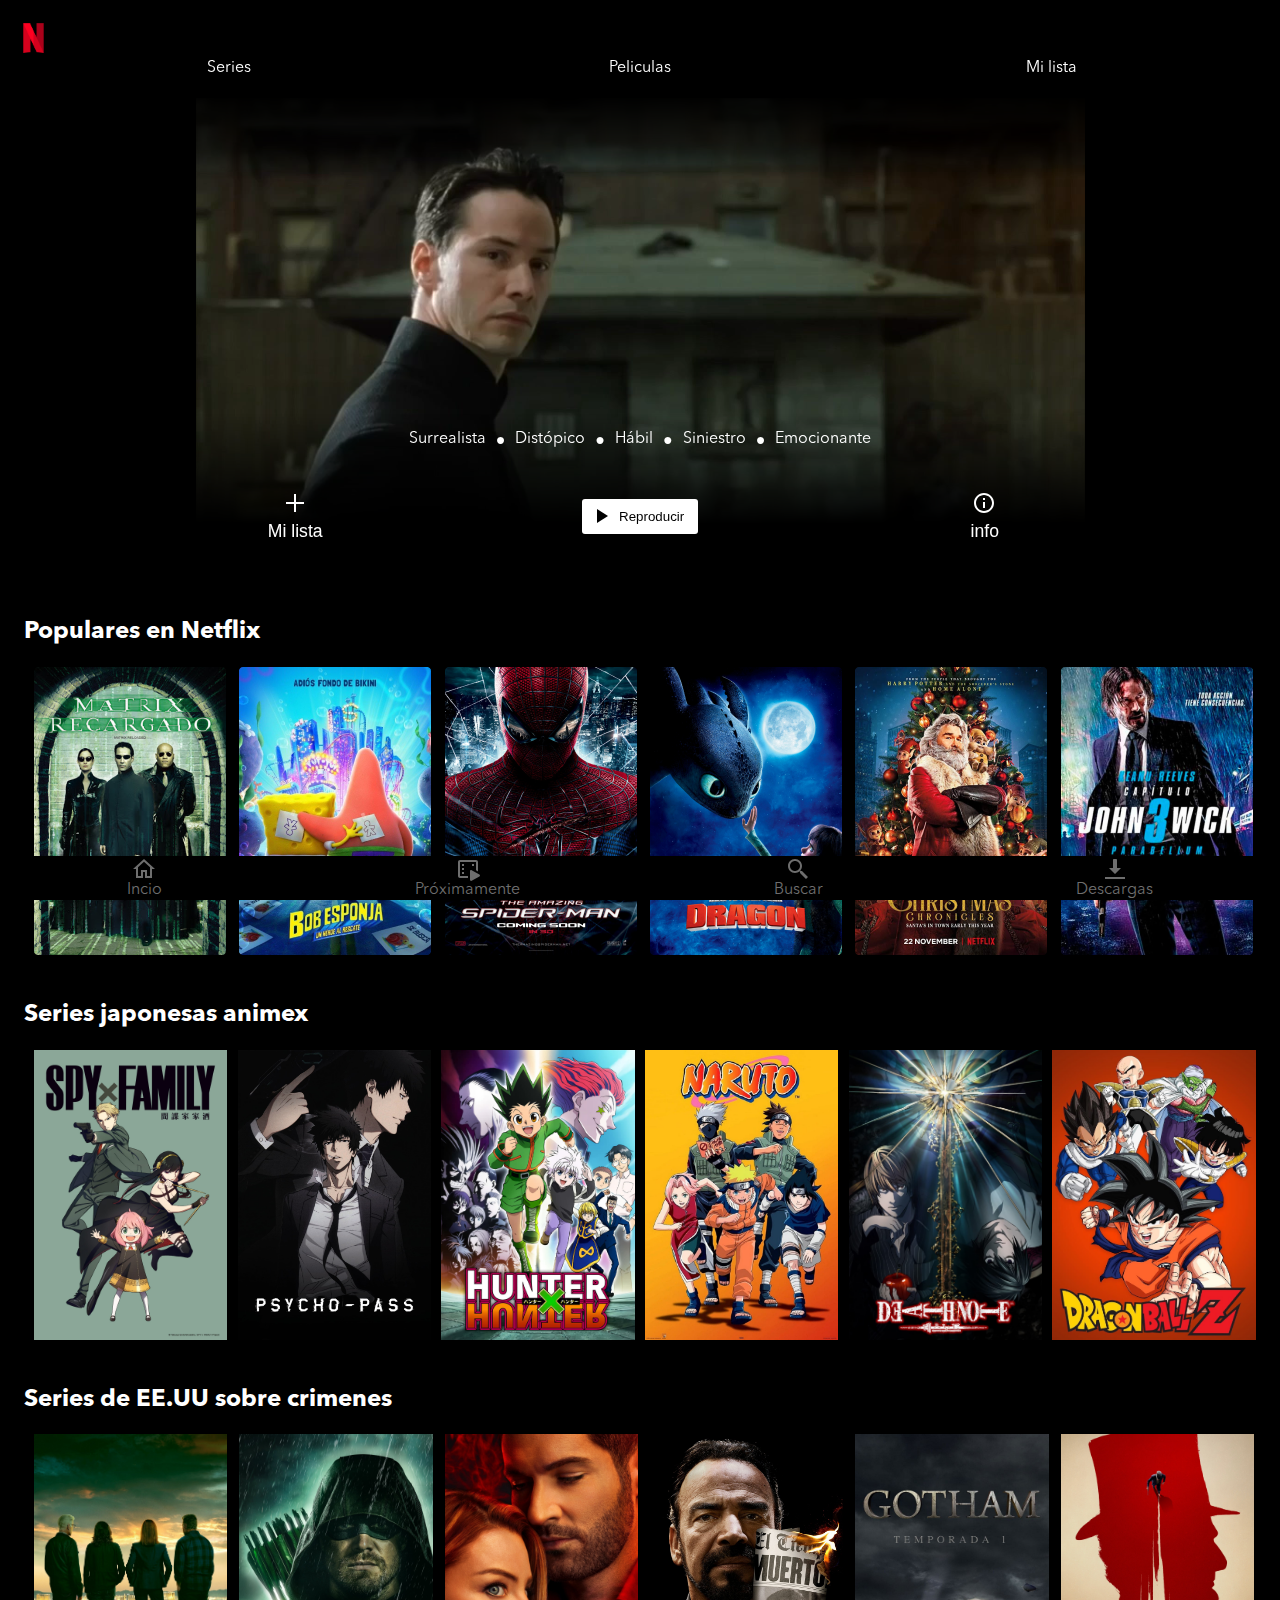
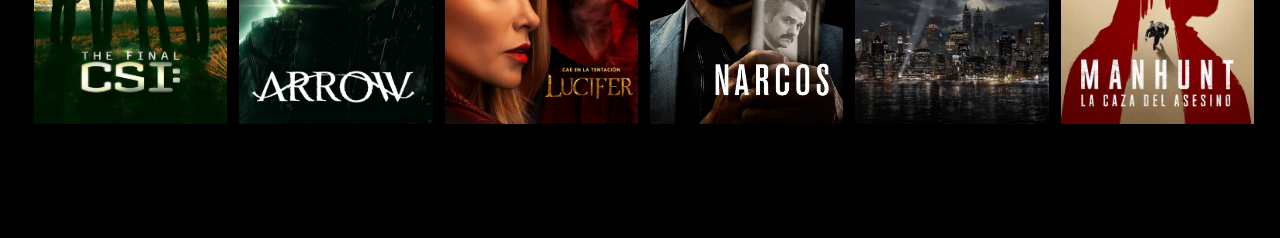
<file: index.html>
<!DOCTYPE html>
<html lang="es">
    <head>
        <link rel="stylesheet" href="/assents/css/style.css">
        <meta charset="UTF-8">
        <meta name="viewport" content="width=device-width, initial-scale=1.0">
        <title>Netflix</title>
    </head>
    <body>
        <header class="header">
            <img src="/images/logo-netflix.png" height="30"  alt="Logo Netflix">
            <nav>
                <ul class="navigate">
                    <li class="nav-item" ><a href="#">Series</a> </li>
                    <li class="nav-item" ><a href="#">Peliculas</a></li>
                    <li class="nav-item" ><a href="#">Mi lista</a></li>
                </ul>
            </nav>
        </header>
        <div class="featured">
            <div class="video">
                <video height="500" autoplay loop src="/images/matrix.mp4"></video> 
            </div>
            <div class="featured-details">
                <ul class="tags">
                    <li class="tag">Surrealista</li>
                    <li class="tag">Distópico</li>
                    <li class="tag">Hábil</li>
                    <li class="tag">Siniestro</li>
                    <li class="tag">Emocionante</li>
                </ul>
                <div class="featured-actions">
                    <button class="button-secondary icon-plus">Mi lista</button>
                    <button class="button icon-play">Reproducir</button>
                    <a href="/detalle.html">
                        <button class="button-secondary icon-info">info</button>
                    </a>
                </div>
            </div>
        </div>
        <main class="main">
            <div class="list">
                <h2 class="list-title">Populares en Netflix</h2>
                <div class="list-content">
                    <div class="list-item">
                        <a href="#">
                            <img src="./images/covers/matrix.png" alt="matrix">
                        </a>
                    </div>
                    <div class="list-item">
                        <a href="#">
                            <img src="./images/covers/bob.png" alt="Bob Esponja">
                        </a>
                    </div>
                    <div class="list-item">
                        <a href="#">
                            <img src="./images/covers/spider-man.png" alt="spider">
                        </a>
                    </div>
                    <div class="list-item">
                        <a href="#">
                            <img src="./images/covers/dragon.png" alt="dragon">
                        </a>
                    </div>
                    <div class="list-item">
                        <a href="#">
                            <img src="./images/covers/santa.png" alt="santa">
                        </a>
                    </div>
                    <div class="list-item">
                        <a href="#">
                            <img src="./images/covers/john.png" alt="john">
                        </a>
                    </div>
                </div>
            </div> 
            <div class="list">
                <h2 class="list-title">Series japonesas animex</h2>
                <div class="list-content">
                    <div class="list-item">
                        <a href="#">
                            <img src="./images/covers/anime1.jpg" height="290" alt="anime1">
                        </a>
                    </div>
                    <div class="list-item">
                        <a href="#">
                            <img src="./images/covers/anime2.jpg" height="290" alt="anime2">
                        </a>
                    </div>
                    <div class="list-item">
                        <a href="#">
                            <img src="./images/covers/anime3.jpg" height="290" alt="anime 3">
                        </a>
                    </div>
                    <div class="list-item">
                        <a href="#">
                            <img src="./images/covers/anime4.jpg" height="290" alt="anime 4">
                        </a>
                    </div>
                    <div class="list-item">
                        <a href="#">
                            <img src="./images/covers/anime5.jpg" height="290" alt="anime 5">
                        </a>
                    </div>
                    <div class="list-item">
                        <a href="#">
                            <img src="./images/covers/anime6.jpg" height="290" alt="anime 6">
                        </a>
                    </div>
                </div>
            </div>
            <div class="list">
                <h2 class="list-title">Series de EE.UU sobre crimenes</h2>
                <div class="list-content">
                    <div class="list-item">
                        <a href="#">
                            <img src="./images/covers/eeuu1.jpg" height="290" alt="crimen 1">
                        </a>
                    </div>
                    <div class="list-item">
                        <a href="#">
                            <img src="./images/covers/eeuu2.jpg" height="290" alt="crimen 2">
                        </a>
                    </div>
                    <div class="list-item">
                        <a href="#">
                            <img src="./images/covers/eeuu3.jpg" height="290" alt="crimen 3">
                        </a>
                    </div>
                    <div class="list-item">
                        <a href="#">
                            <img src="./images/covers/eeuu4.jpg" height="290" alt="crimen 4">
                        </a>
                    </div>
                    <div class="list-item">
                        <a href="#">
                            <img src="./images/covers/eeuu5.jpg" height="290" alt="crimen 5">
                        </a>
                    </div>
                    <div class="list-item">
                        <a href="#">
                            <img src="./images/covers/eeuu6.jpg" height="290" alt="crimen 6">
                        </a>
                    </div>
                </div>
            </div> 
        </main>
        <footer class="footer">
            <ul class="tab-list">
                <li class="tab-item" > 
                    <a href="#">
                        <svg width="24" height="24" viewBox="0 0 24 24" fill="none" xmlns="http://www.w3.org/2000/svg">
                            <path d="M12 2.09961L1 12H4V21H11V15H13V21H20V12H23L12 2.09961ZM12 4.79102L18 10.1914V11V19H15V13H9V19H6V10.1914L12 4.79102Z"/>
                        </svg>
                        <span>Incio</span>
                    </a>  
                </li>
                <li  class="tab-item"> 
                    <a href="#">
                        <svg width="24" height="24" viewBox="0 0 24 24" fill="none" xmlns="http://www.w3.org/2000/svg">
                            <g clip-path="url(#clip0)">
                                <path d="M4 3C2.897 3 2 3.897 2 5V19C2 20.103 2.897 21 4 21H12V19H4V5H20V13.2852L22 14.4082V5C22 3.897 21.103 3 20 3H4ZM6.00195 7V9H8V7H6.00195ZM16 7V9H18V7H16ZM6 11V13H8V11H6ZM15.0859 13C14.514 13.019 14 13.492 14 14.1445V22.8555C14 23.7255 14.9132 24.2764 15.6602 23.8574L23.4199 19.502C24.1939 19.067 24.1939 17.932 23.4199 17.498L15.6602 13.1426C15.4734 13.0378 15.2766 12.9937 15.0859 13ZM6 15V17H8V15H6Z"/>
                            </g>
                            <defs>
                                <clipPath id="clip0">
                                <rect width="24" height="24" fill="white"/>
                                </clipPath>
                            </defs>
                        </svg>
                        <span>Próximamente</span>
                    </a>   
                </li>
                <li  class="tab-item"> 
                    <a href="#">
                        <svg width="24" height="24" viewBox="0 0 24 24" fill="none" xmlns="http://www.w3.org/2000/svg">
                            <path d="M9 2C5.14585 2 2 5.14585 2 9C2 12.8541 5.14585 16 9 16C10.748 16 12.345 15.348 13.5742 14.2812L14 14.707V16L20 22L22 20L16 14H14.707L14.2812 13.5742C15.348 12.345 16 10.748 16 9C16 5.14585 12.8541 2 9 2ZM9 4C11.7733 4 14 6.22673 14 9C14 11.7733 11.7733 14 9 14C6.22673 14 4 11.7733 4 9C4 6.22673 6.22673 4 9 4Z"/>
                        </svg>     
                        <span>Buscar</span>
                    </a>  
                </li>
                <li  class="tab-item"> 
                    <a href="#">
                        <svg width="24" height="24" viewBox="0 0 24 24" fill="none" xmlns="http://www.w3.org/2000/svg">
                            <path d="M11 2C10.448 2 10 2.448 10 3V11H6L12 17L18 11H14V3C14 2.448 13.552 2 13 2H11ZM2 20V22H22V20H2Z"/>
                        </svg>
                        <span>Descargas</span>
                    </a>  
                </li>
                </ul>
        </footer>
    </body>
</html>
</file>
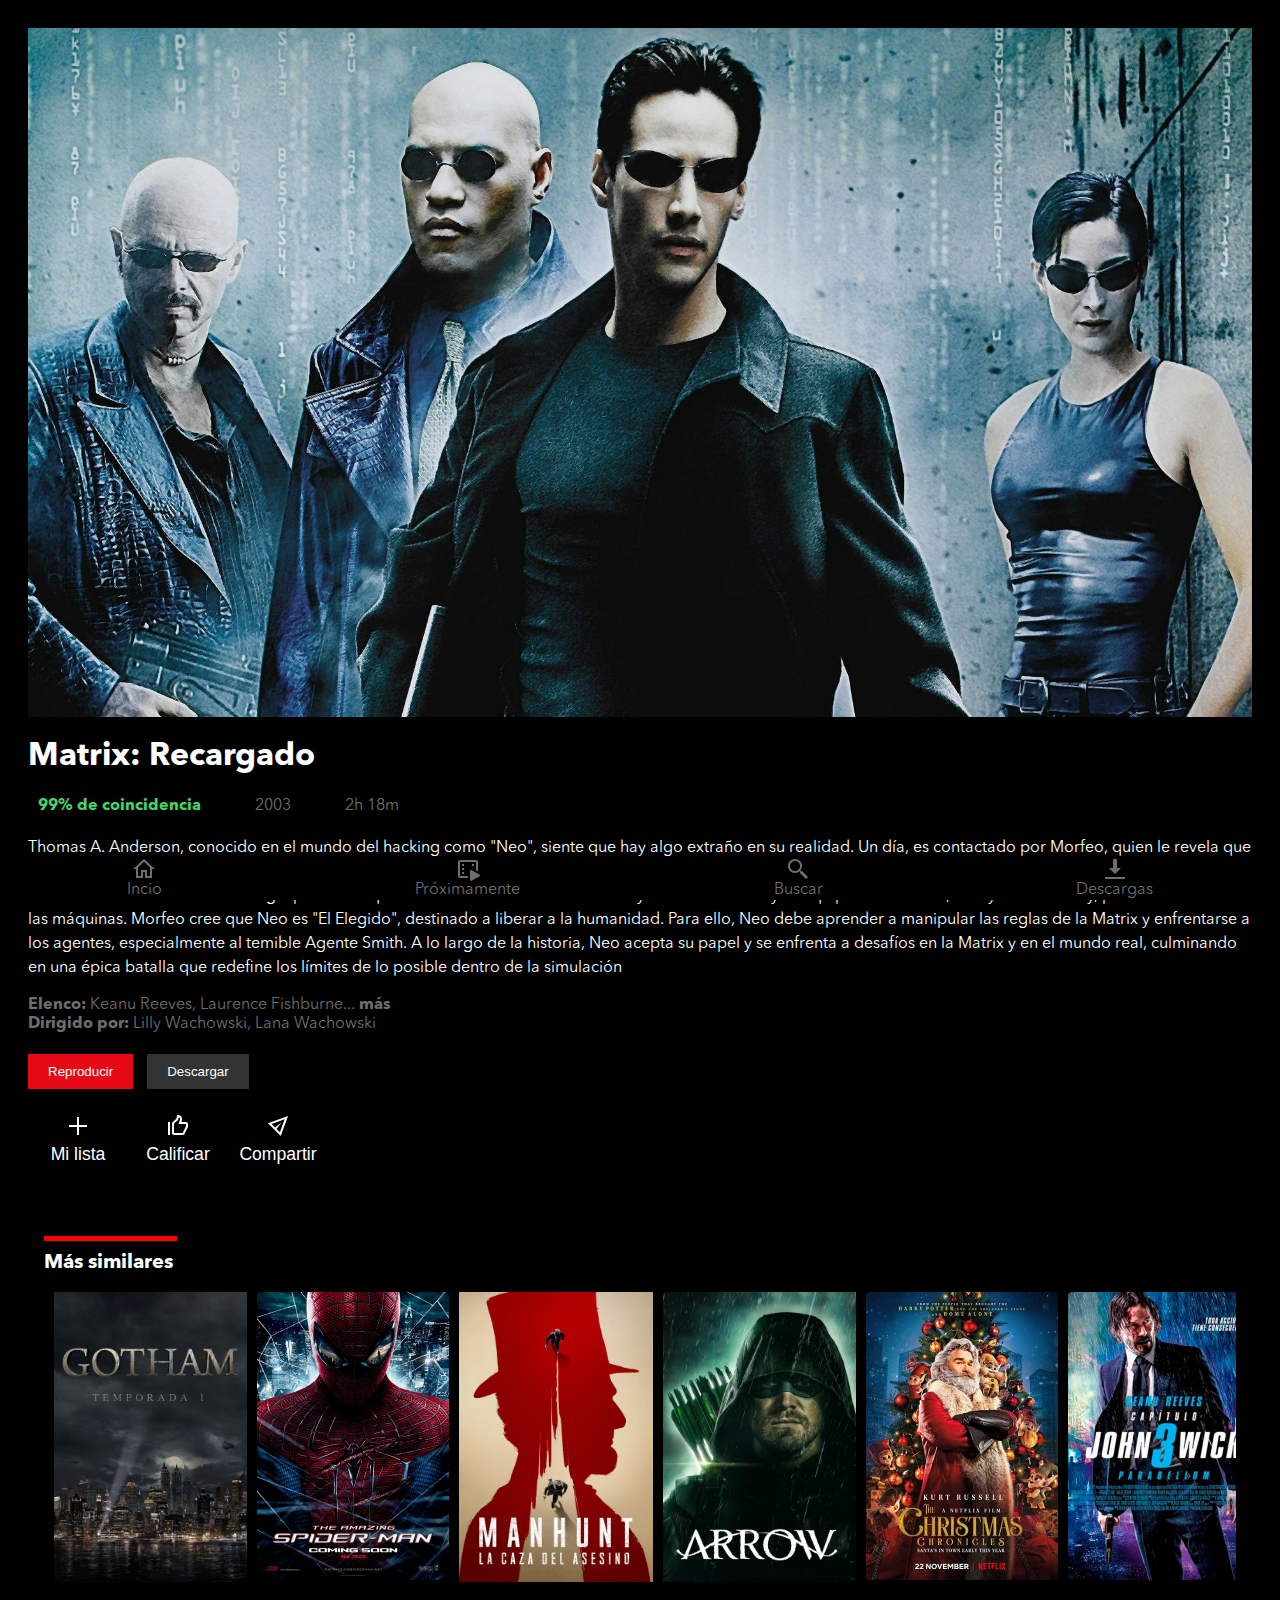
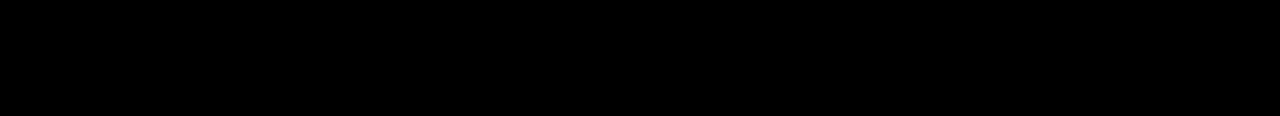
<file: detalle.html>
<!DOCTYPE html>
<html lang="es">
<head>
    <link rel="stylesheet" href="/assents/css/style.css">
    <meta charset="UTF-8">
    <meta name="viewport" content="width=device-width, initial-scale=1.0">
    <title>Netflix</title>
</head>
<body>
    <body class="detalle-body">
        <div class="container-detalle">
            <div class="movie-header">
                <img src="./images/covers/matrix2.jpg" >
                
            </div>
            <h1 >Matrix: Recargado </h1>
            <span class="rating">99% de coincidencia </span>
            <span class="year-time">2003</span>
            <span class="year-time">2h 18m</span>
            <div class="movie-details">
                <p>Thomas A. Anderson, conocido en el mundo del hacking como "Neo", siente que hay algo extraño en su realidad. Un día, es contactado por Morfeo, quien le revela que el mundo que conoce es una simulación creada por una inteligencia artificial llamada la "Matrix". La humanidad está atrapada en esta simulación mientras sus cuerpos son usados como fuente de energía por las máquinas.
                    Neo es liberado de la Matrix y se une a Morfeo y su equipo de rebeldes, incluyendo a Trinity, para luchar contra las máquinas. Morfeo cree que Neo es "El Elegido", destinado a liberar a la humanidad. Para ello, Neo debe aprender a manipular las reglas de la Matrix y enfrentarse a los agentes, especialmente al temible Agente Smith.    
                    A lo largo de la historia, Neo acepta su papel y se enfrenta a desafíos en la Matrix y en el mundo real, culminando en una épica batalla que redefine los límites de lo posible dentro de la simulación</p>
                <p>
                <div class="credito-detalle">
                    <strong>Elenco:</strong> Keanu Reeves, Laurence Fishburne... <strong> más</strong> <br>
                    <strong>Dirigido por:</strong> Lilly Wachowski, Lana Wachowski</p>
                </div>
            </div>
            <div class="buttons-detalle">
                <button>Reproducir</button>
                <button class="download-detalle">Descargar</button>
            </div>
            <div class="btn-detalle">
                    <button class="button-secondary icon-plus">Mi lista</button>
                    <button class="button-secondary icon-like">Calificar</button>
                    <button class="button-secondary icon-share">Compartir</button>
            </div>
            <div class="similar-titles">
                <main class="main">
                    <div class="list">
                        <h2 class="list-title-detalle">Más similares</h2>
                        <div class="list-content">
                            <div class="list-item">
                                <a href="#">
                                    <img src="./images/covers/eeuu5.jpg" height="290" alt="crimen 5">
                                </a>
                            </div>
                            <div class="list-item">
                                <a href="#">
                                    <img src="./images/covers/spider-man.png" alt="spider">
                                </a>
                            </div>
                            <div class="list-item">
                                <a href="#">
                                    <img src="./images/covers/eeuu6.jpg" height="290" alt="crimen 6">
                                </a>
                            </div>
                            <div class="list-item">
                                <a href="#">
                                    <img src="./images/covers/eeuu2.jpg" height="290" alt="crimen 2">
                                </a>
                            </div>
                            <div class="list-item">
                                <a href="#">
                                    <img src="./images/covers/santa.png" alt="santa">
                                </a>
                            </div>
                            <div class="list-item">
                                <a href="#">
                                    <img src="./images/covers/john.png" alt="john">
                                </a>
                            </div>
                        </div>
                    </div> 
                </main>
            </div>
        </div>
        <footer class="footer">
            <ul class="tab-list">
                <li class="tab-item" > 
                    <a href="/index.html">
                        <svg width="24" height="24" viewBox="0 0 24 24" fill="none" xmlns="http://www.w3.org/2000/svg">
                            <path d="M12 2.09961L1 12H4V21H11V15H13V21H20V12H23L12 2.09961ZM12 4.79102L18 10.1914V11V19H15V13H9V19H6V10.1914L12 4.79102Z"/>
                        </svg>
                        <span>Incio</span>
                    </a>  
                </li>
                <li  class="tab-item"> 
                    
                    <a href="#">
                        <svg width="24" height="24" viewBox="0 0 24 24" fill="none" xmlns="http://www.w3.org/2000/svg">
                            <g clip-path="url(#clip0)">
                                <path d="M4 3C2.897 3 2 3.897 2 5V19C2 20.103 2.897 21 4 21H12V19H4V5H20V13.2852L22 14.4082V5C22 3.897 21.103 3 20 3H4ZM6.00195 7V9H8V7H6.00195ZM16 7V9H18V7H16ZM6 11V13H8V11H6ZM15.0859 13C14.514 13.019 14 13.492 14 14.1445V22.8555C14 23.7255 14.9132 24.2764 15.6602 23.8574L23.4199 19.502C24.1939 19.067 24.1939 17.932 23.4199 17.498L15.6602 13.1426C15.4734 13.0378 15.2766 12.9937 15.0859 13ZM6 15V17H8V15H6Z"/>
                            </g>
                            <defs>
                                <clipPath id="clip0">
                                <rect width="24" height="24" fill="white"/>
                                </clipPath>
                            </defs>
                        </svg>
                        <span>Próximamente</span>
                    </a>   
                </li>
                <li  class="tab-item"> 
                    <a href="#">
                        <svg width="24" height="24" viewBox="0 0 24 24" fill="none" xmlns="http://www.w3.org/2000/svg">
                            <path d="M9 2C5.14585 2 2 5.14585 2 9C2 12.8541 5.14585 16 9 16C10.748 16 12.345 15.348 13.5742 14.2812L14 14.707V16L20 22L22 20L16 14H14.707L14.2812 13.5742C15.348 12.345 16 10.748 16 9C16 5.14585 12.8541 2 9 2ZM9 4C11.7733 4 14 6.22673 14 9C14 11.7733 11.7733 14 9 14C6.22673 14 4 11.7733 4 9C4 6.22673 6.22673 4 9 4Z"/>
                        </svg>     
                        <span>Buscar</span>
                    </a>  
                </li>
                <li  class="tab-item"> 
                    <a href="#">
                        <svg width="24" height="24" viewBox="0 0 24 24" fill="none" xmlns="http://www.w3.org/2000/svg">
                            <path d="M11 2C10.448 2 10 2.448 10 3V11H6L12 17L18 11H14V3C14 2.448 13.552 2 13 2H11ZM2 20V22H22V20H2Z"/>
                        </svg>
                        <span>Descargas</span>
                    </a>  
                </li>
                </ul>
        </footer>
    </body>
</body>
</html>
</file>
<file: assents/css/style.css>
@font-face {
    font-family: "Netflix";
    src: url("/fonts/AvenirNextLTPro-Regular.otf");
    font-weight: 400;
    font-style: normal;
}

@font-face {
    font-family: "Netflix";
    src: url("/fonts/AvenirNextLTPro-Bold.otf");
    font-weight: 700;
    font-style: normal;
}

body {
background: black;
color: white;
font-family: "Netflix";
padding-bottom: 100px;
}

a {
    color: white;
    text-decoration: none;
}

.navigate{
    padding: 0;
    margin: 0;
    display: grid;
    grid-auto-columns: 100px;
    grid-auto-flow: column;
    justify-content: space-around;
}

.nav-item{
    list-style: none;
    text-align: center;
}

.header{
    padding: 15px;
    position: relative;
    z-index: 2;
    background-image: linear-gradient(to bottom, black 0%, black 50%, rgba(0,0,0, .5) 85%, transparent 100%);
    padding: 15px 15px 100px;
    
}

.featured{
    margin-top: -80px;
    position: relative;
    overflow: hidden;
    overflow: hidden;
    
}

.video{
    display: flex;
    justify-content: center;
}

.featured-details{
    position: absolute;
    bottom: 0;
    left: 0;
    right: 0;
    background-image: linear-gradient(to top, black 0%, black 40%, transparent 100%);
    
}

.tags{
    display: flex;
    justify-content: center;
    gap: 10px;
    list-style: none;
    padding: 0;
}

.tag{
    display: flex;
}

.tag:before{
    content: '●';
    margin-right: 10px;
    position: relative;
    top: 1px;
}

.tag:first-child::before{
    display:none
}

.featured-actions{
    height: 100px;
    display: flex;
    justify-content: space-evenly;
    align-items: center;
    padding-bottom: 2em;
}

.button{
    background: white;
    display: flex;
    align-items: center;
    padding: 5px 1em 5px .5em;
    border: none;
    border-radius: 3px;
}

.button::before{
    content: '';
    display: inline-block;
    width: 25px;
    height: 25px;
    margin-right: 5px;
}

.button-secondary{
    text-align: center;
    background: none;
    color: white;
    font-size: 1.1em;
    min-width: 100px;
    cursor: pointer;
    border: none;
}

.button-secondary::before{
    width: 25px;
    height: 25px;
    display: block;
    content: '';
    margin: auto;
    margin-bottom: 5px;
}
.icon-plus::before{
    background: url('../../images/icons/plus.svg');
}
.icon-play::before{
    background: url('../../images/icons/play.svg');
}
.icon-info::before{
    background: url('../../images/icons/info.svg');
}

.list-content {
    /* border: 1px solid red; */
    white-space: nowrap;
    overflow-x: scroll;
    scrollbar-width: none;
    display: grid;
    grid-auto-flow: column;
}

.list-item {
    margin-left: 10px;
    display: flex;
    justify-content: left;
    
}



.list{
    padding:  0 1em;
}

.main{
    display: flex;
    flex-direction: column;
    gap: 20px;
}

.footer{
    position: fixed;
    bottom: 0;
    left: 0;
    right: 0;
    background: black;
    padding: 1px 0 0;
}

.tab-list{
    margin: 0;
    padding: 0;
    display: grid;
    grid-auto-flow: column;
    list-style: none;
    color: #6e6e6e;
}

.tab-list a{
    color: #6e6e6e;
    
}

.tab-item{
    text-align: center;
}

.tab-item path{
    fill: #6e6e6e;
}
.tab-item svg{
    display: block;
    margin: auto;
}

.tab-item:hover :is(path, span){
    fill: white;
    color: white;
}


.body-detalle {
    font-family: Arial, sans-serif;
    background-color: #141414;
    color: white;
    margin: 0;
    padding: 0;
}
.container-detalle {
    padding: 20px;
}
.movie-header {
    display: flex;
    justify-content: center;
    
}
.movie-header img {
    width: 100%;
    height: 80%;
   
}
.movie-header h1 {
    font-size: 24px;
    margin: 0;
}
.rating {
    color: #46d369;
    font-weight: bold;
    margin-left: 10px;
}
.movie-details {
    margin-top: 20px;
    
}
.movie-details p {
    line-height: 1.5;
}
.buttons-detalle {
    margin-top: 20px;
}
.buttons-detalle button {
    background-color: #e50914;
    border: none;
    color: white;
    padding: 10px 20px;
    margin-right: 10px;
    cursor: pointer;
}
.buttons-detalle button.download-detalle {
    background-color: #333;
}
.similar-titles {
    margin-top: 30px;
}
.similar-titles h2 {
    font-size: 20px;
}
.similar-titles .titles {
    display: flex;
}
.similar-titles .titles img {
    width: 120px;
    margin-right: 10px;
}

.btn-detalle{
    height: 100px;
    display: flex;
    justify-content: left;
    align-items: center;

}

.icon-share::before{
    background: url('../../images/icons/email-send.svg');
}
.icon-like::before{
    background: url('../../images/icons/like.svg');
}

.list-title-detalle{
    width: 133px;
    border-top: solid 5px red;
    padding-top: 10px;
}

.year-time{
    color: #6e6e6e;
    padding-left: 50px;
}

.credito-detalle{
    color: #6e6e6e;
}
</file>
